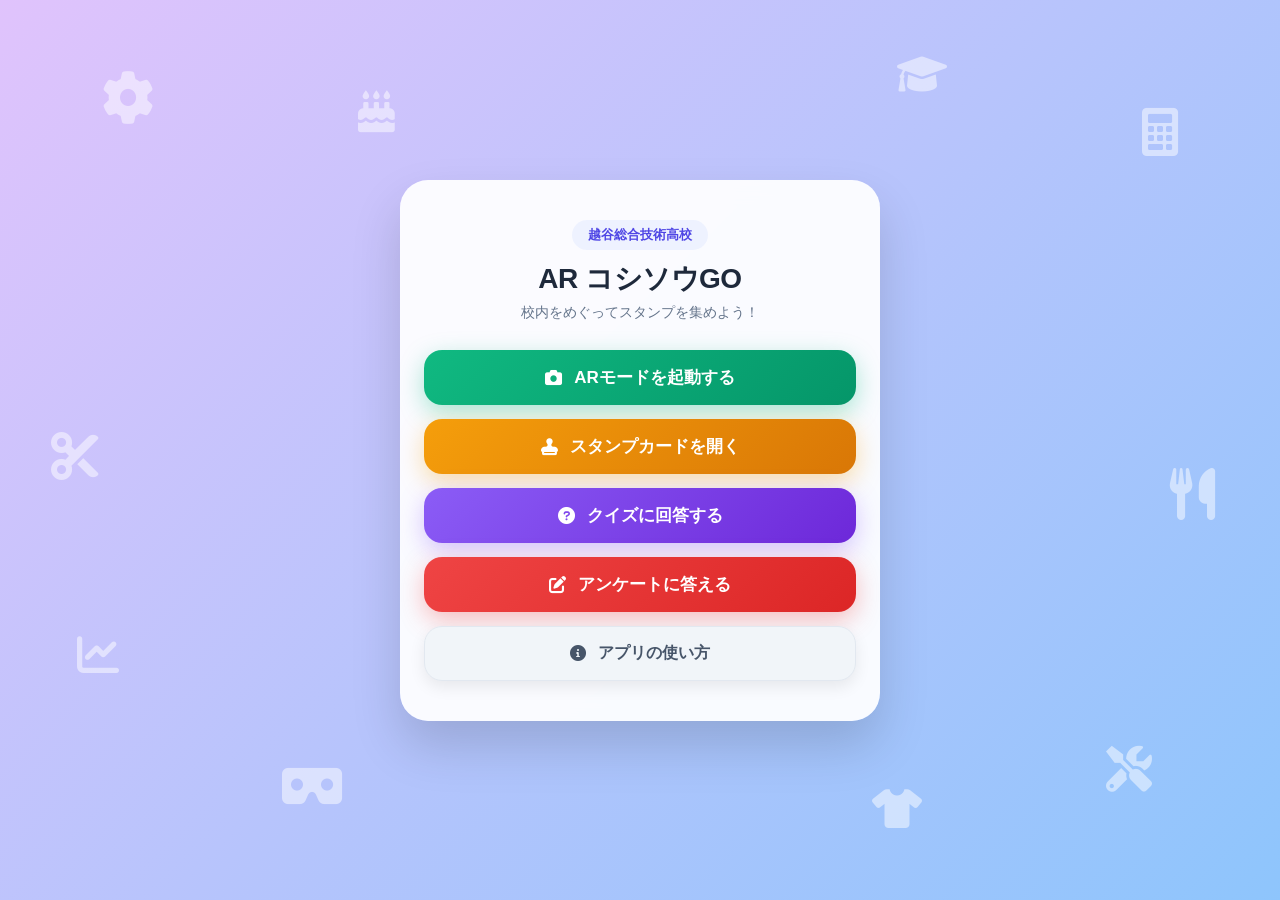
<file: index.html>
<!DOCTYPE html>
<html lang="ja">
<head>
    <meta charset="UTF-8">
    <meta name="viewport" content="width=device-width, initial-scale=1.0">
    <title>越総 ARナビ</title>
    <link href="https://cdnjs.cloudflare.com/ajax/libs/font-awesome/6.0.0/css/all.min.css" rel="stylesheet">
    <style>
        /* 全体のベーススタイル */
        * {
            box-sizing: border-box;
            margin: 0;
            padding: 0;
            font-family: 'Helvetica Neue', Arial, 'Hiragino Kaku Gothic ProN', 'Hiragino Sans', Meiryo, sans-serif;
        }

        body {
            background: linear-gradient(135deg, #e0c3fc 0%, #8ec5fc 100%);
            min-height: 100vh;
            display: flex;
            justify-content: center;
            align-items: center;
            padding: 24px 16px;
            position: relative;
            /* 画面からあふれた時にスクロールできるように変更 */
            overflow-x: hidden;
            overflow-y: auto;
        }

        /* 余白を埋める浮遊背景パーツ */
        .bg-decorations {
            position: fixed; /* スクロールしても背景要素がずれないように fixed に変更 */
            top: 0;
            left: 0;
            width: 100%;
            height: 100%;
            pointer-events: none;
            z-index: 0;
        }

        .decor-item {
            position: absolute;
            color: rgba(255, 255, 255, 0.5);
            animation: float 6s ease-in-out infinite alternate;
        }

        /* アイコン配置 */
        .item-kougyou1 { top: 8%; left: 8%; animation-delay: 0s; font-size: 52px; }
        .item-kougyou2 { bottom: 12%; right: 10%; animation-delay: 2s; font-size: 46px; }
        .item-shougyou1 { top: 12%; right: 8%; animation-delay: 1s; font-size: 48px; }
        .item-shougyou2 { bottom: 25%; left: 6%; animation-delay: 3s; font-size: 42px; }
        .item-fukushoku1 { top: 48%; left: 4%; animation-delay: 1.5s; font-size: 48px; }
        .item-fukushoku2 { bottom: 8%; right: 28%; animation-delay: 0.5s; font-size: 40px; }
        .item-shokumotsu1 { top: 52%; right: 5%; animation-delay: 2.5s; font-size: 52px; }
        .item-shokumotsu2 { top: 10%; left: 28%; animation-delay: 1.8s; font-size: 42px; }
        .item-ar1 { bottom: 10%; left: 22%; animation-delay: 0.8s; font-size: 48px; }
        .item-ar2 { top: 6%; right: 26%; animation-delay: 2.2s; font-size: 40px; }

        @keyframes float {
            0% { transform: translateY(0px) rotate(0deg); }
            100% { transform: translateY(-22px) rotate(12deg); }
        }

        /* メインのカード型容器 */
        .app-card {
            position: relative;
            z-index: 1;
            background: rgba(255, 255, 255, 0.93);
            backdrop-filter: blur(10px);
            border-radius: 28px;
            padding: 40px 24px;
            width: 100%;
            max-width: 480px;
            box-shadow: 0 25px 50px rgba(0, 0, 0, 0.15);
            text-align: center;
            margin: auto 0; /* 上下中央寄せをスクロール時も維持 */
        }

        /* ヘッダー部分 */
        .app-header {
            margin-bottom: 28px;
        }

        .app-badge {
            display: inline-block;
            background: #eef2ff;
            color: #4f46e5;
            font-size: 13px;
            font-weight: bold;
            padding: 6px 16px;
            border-radius: 20px;
            margin-bottom: 10px;
        }

        .app-title {
            font-size: 28px;
            color: #1e293b;
            font-weight: 800;
            letter-spacing: -0.5px;
        }

        .app-subtitle {
            font-size: 14px;
            color: #64748b;
            margin-top: 6px;
        }

        /* メインボタンエリア */
        .btn-group {
            display: flex;
            flex-direction: column;
            gap: 14px;
        }

        /* 共通ボタン基本設定 */
        .btn {
            display: flex;
            align-items: center;
            justify-content: center;
            gap: 12px;
            width: 100%;
            padding: 16px 20px;
            font-size: 17px;
            font-weight: 700;
            border: none;
            border-radius: 18px;
            text-decoration: none;
            cursor: pointer;
            transition: all 0.2s ease;
            box-shadow: 0 6px 16px rgba(0, 0, 0, 0.08);
        }

        .btn:active {
            transform: scale(0.98);
        }

        /* 各ボタンの色定義 */
        .btn-ar {
            background: linear-gradient(135deg, #10b981, #059669);
            color: white;
            box-shadow: 0 8px 24px rgba(16, 185, 129, 0.35);
        }

        .btn-stamp {
            background: linear-gradient(135deg, #f59e0b, #d97706);
            color: white;
            box-shadow: 0 8px 24px rgba(245, 158, 11, 0.35);
        }

        .btn-quiz {
            background: linear-gradient(135deg, #8b5cf6, #6d28d9);
            color: white;
            box-shadow: 0 8px 24px rgba(139, 92, 246, 0.35);
        }

        .btn-survey {
            background: linear-gradient(135deg, #ef4444, #dc2626);
            color: white;
            box-shadow: 0 8px 24px rgba(239, 68, 68, 0.35);
        }

        .btn-usage {
            background: #f1f5f9;
            color: #475569;
            border: 1px solid #e2e8f0;
            font-size: 16px;
        }

        .btn-usage:hover {
            background: #e2e8f0;
        }

        /* アプリの使い方 */
        .guide-box {
            display: none;
            margin-top: 18px;
            background: #f8fafc;
            border: 1px solid #e2e8f0;
            border-radius: 18px;
            padding: 18px;
            text-align: left;
            font-size: 14px;
            color: #334155;
            line-height: 1.6;
        }

        .guide-box h4 {
            color: #0f172a;
            font-size: 15px;
            margin-bottom: 8px;
            display: flex;
            align-items: center;
            gap: 6px;
        }

        .guide-box ol {
            padding-left: 20px;
        }

        .guide-box li {
            margin-bottom: 6px;
        }
    </style>
</head>
<body>

    <div class="bg-decorations">
        <i class="fa-solid fa-gear decor-item item-kougyou1"></i>
        <i class="fa-solid fa-screwdriver-wrench decor-item item-kougyou2"></i>
        <i class="fa-solid fa-calculator decor-item item-shougyou1"></i>
        <i class="fa-solid fa-chart-line decor-item item-shougyou2"></i>
        <i class="fa-solid fa-scissors decor-item item-fukushoku1"></i>
        <i class="fa-solid fa-shirt decor-item item-fukushoku2"></i>
        <i class="fa-solid fa-utensils decor-item item-shokumotsu1"></i>
        <i class="fa-solid fa-cake-candles decor-item item-shokumotsu2"></i>
        <i class="fa-solid fa-vr-cardboard decor-item item-ar1"></i>
        <i class="fa-solid fa-graduation-cap decor-item item-ar2"></i>
    </div>
    
    <div class="app-card">
        <div class="app-header">
            <span class="app-badge">越谷総合技術高校</span>
            <h1 class="app-title">AR コシソウGO</h1>
            <p class="app-subtitle">校内をめぐってスタンプを集めよう！</p>
        </div>

        <div class="btn-group">
            <a href="./videoMaya.html" class="btn btn-ar">
                <i class="fa-solid fa-camera"></i>
                ARモードを起動する
            </a>

            <a href="./map.html" class="btn btn-stamp">
                <i class="fa-solid fa-stamp"></i>
                スタンプカードを開く
            </a>

            <a href="./form.html" class="btn btn-quiz">
                <i class="fa-solid fa-circle-question"></i>
                クイズに回答する
            </a>

            <a href="https://forms.gle/NvS4azoim9Pduo2w6" class="btn btn-survey">
                <i class="fa-solid fa-pen-to-square"></i>
                アンケートに答える
            </a>

            <button type="button" class="btn btn-usage" id="toggleGuide">
                <i class="fa-solid fa-circle-info"></i>
                アプリの使い方
            </button>
        </div>

        <div class="guide-box" id="guideBox">
            <h4><i class="fa-solid fa-circle-info" style="color: #3b82f6;"></i> アプリのあそびかた</h4>
            <ol>
                <li><strong>「ARモードを起動」</strong>を押してカメラを許可します。</li>
                <li><strong>スタンプカード</strong>のマップからARマーカーの位置を探します。</li>
                <li>校内にある<strong>ARマーカー</strong>を読み取った後「3D体験画面へ移動」、対象となるものを探しカメラをかざします。</li>
                <li>読み取ったらスタンプを押し、校内をめぐって<strong>スタンプコンプリート</strong>を目指しましょう。</li>
                <li>ARとは別に校内を使った<strong>クイズ</strong>があります。ぜひ全問正解を目指して頑張ってください。</li>
                <li>スタンプが全部押せたら<strong>景品を受け取れます。</strong>先着30名様(1端末1つ)に3-2でお配りしています。3-2の生徒に声をかけてください。</li>
                <li>※全て見つけたのにスタンプが押せないなどの不具合があった場合は<strong>アンケート終了画面</strong>を提示していただければ景品を差し上げる場合がございます。</li>
            </ol>
        </div>
    </div>

    <script>
        const toggleBtn = document.getElementById('toggleGuide');
        const guideBox = document.getElementById('guideBox');

        toggleBtn.addEventListener('click', () => {
            if (guideBox.style.display === 'block') {
                guideBox.style.display = 'none';
            } else {
                guideBox.style.display = 'block';
            }
        });
    </script>
</body>
</html>
</file>
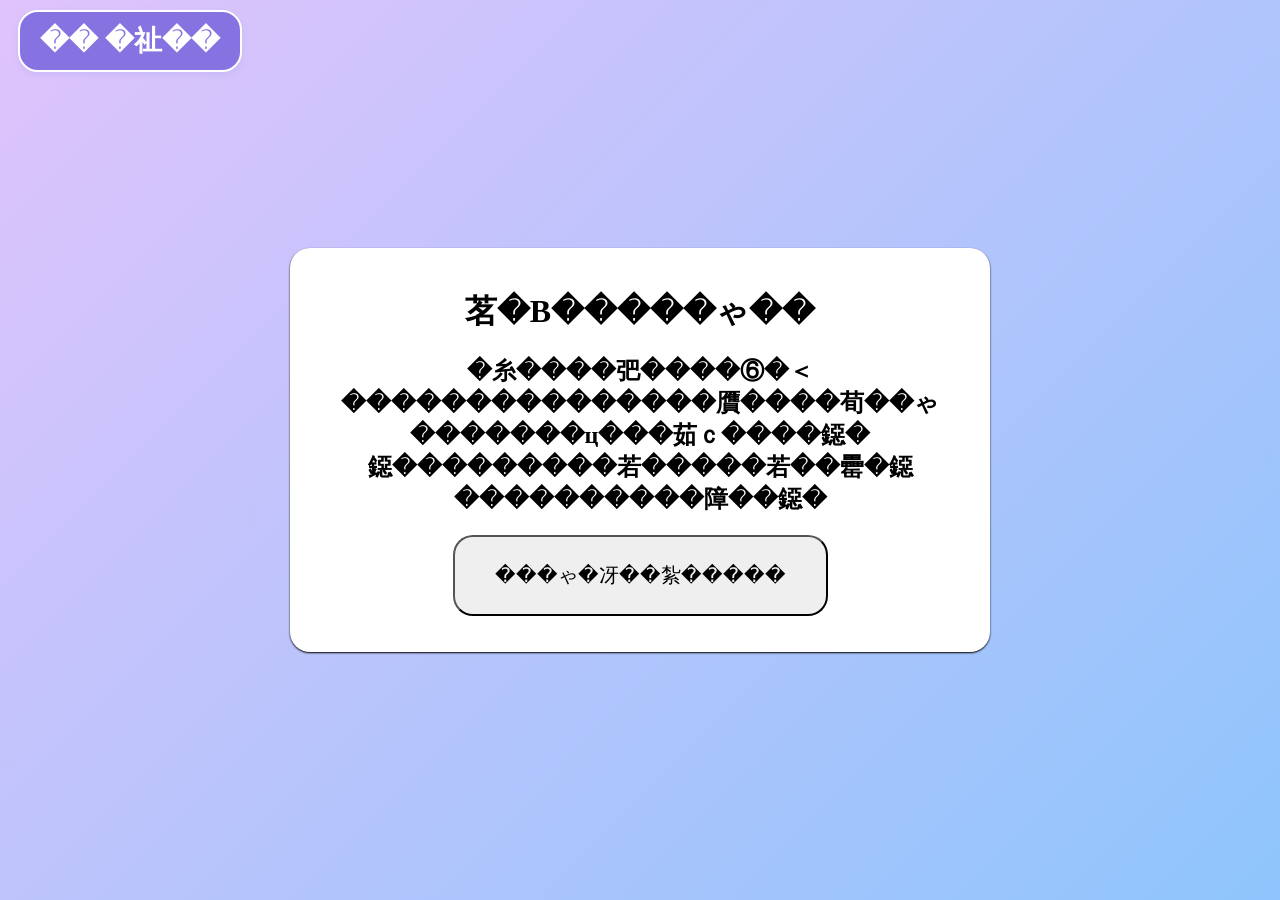
<file: form.html>
<html> 
<head>
    <meta name="viewport" content="width=device-width, initial-scale=1.0">
	<meta http-equiv="Content-Type" content="text/html:charset=EUC-JP">
    <title>クイズ</title>
    <style>

        .back-btn {
            position: fixed;
             top: 10px;
            left: 18px;

            padding: 10px 20px;

            background-color: #8672e0;
            color: white;

            font-size: 28px;
            font-weight: bold;

            text-decoration: none;

            border: 2px solid white;
            border-radius: 20px;

            box-shadow: 0 3px 6px rgba(164, 165, 243, 0.3);
        }
        .next-btn{
            border-radius: 20px;
            padding: 25px 40px;
            text-decoration: none;
            font-size: 20px;
        }
        body {
            
            text-align: center;
            min-height: 100vh;
            margin: 0;
            background: linear-gradient(135deg, #e0c3fc 0%, #8ec5fc 100%);
            min-height: 100vh;
            display: flex;
            justify-content: center;
            align-items: center;
        }
        .box {
            background-color: white;
            border-radius: 20px;
            padding: 20px;
            width: 80%;
            max-width: 700px;
            margin: 30px auto;
            box-sizing: border-box;
            box-shadow: 0 1px 2px black;
        }
        /* スマホ向けのサイズ調整 */
        @media (max-width: 600px) {
          body {
            font-size: 16px;
          }

          h1 {
            font-size: 24px;
          }

          p {
          font-size: 16px;
          line-height: 1.5;
          }

          button {
          font-size: 18px;
          padding: 10px 16px;
          min-height: 44px;
          }

          a {
            font-size: 16px;
          }
        }
    </style>

</head>
<body style="margin: 0px; overflow: hidden;">
    <div class="box">
    <h1>謎解きクイズ</h1>
    <h2>画像を頼りに学校のどこかにある場所を見つけそこで謎を解こう！<br>１問目はホームルーム棟１階にあります！
    </h2>
    <form action="quiz.html">
    <button type="submit" class="next-btn">クイズを始める</button>
    </form>
    </div>
    <a href="index.html" class="back-btn">← 戻る</a>
</body>
</html>
</file>
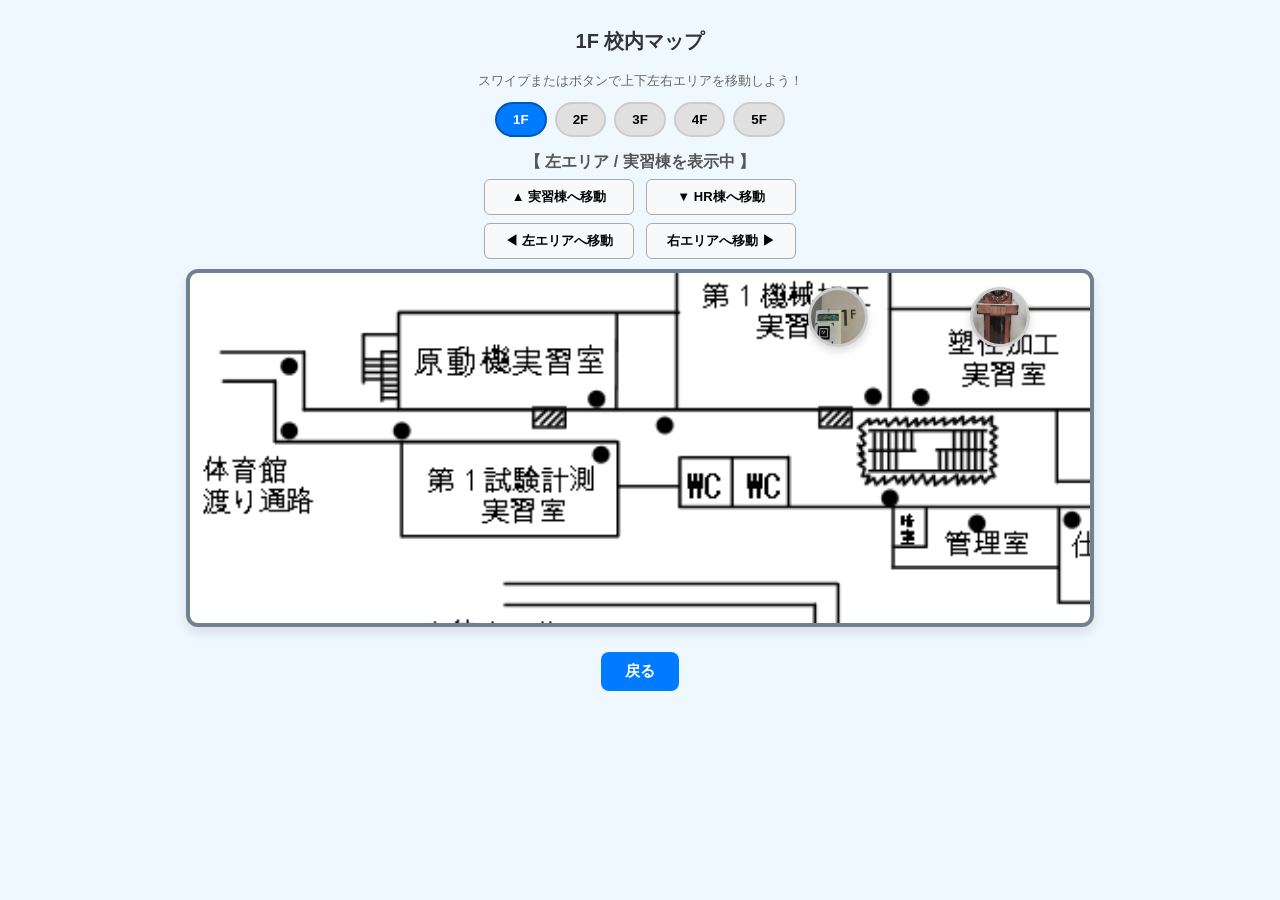
<file: map.html>
<!DOCTYPE html>
<html lang="ja">
<head>
    <meta charset="UTF-8">
    <meta name="viewport" content="width=device-width, initial-scale=1.0">
    <title>ARスタンプラリー - 校内マップ</title>
    
    <link rel="stylesheet" href="map.css?v=5">
</head>
<body>

    <!-- ヘッダーエリア（右上ミニサムネイルバッジ） -->
    <div class="header-container">
        <h1 id="floorTitle">1F 校内マップ</h1>
        <!-- 右上に表示されるカードのミニサムネイル -->
        <div id="completeBadge" class="complete-badge-thumb" onclick="openCompleteModal()" style="display: none;">
            <img src="校内画像/card.png" alt="Card Thumb" class="badge-img">
        </div>
    </div>    
    <p>スワイプまたはボタンで上下左右エリアを移動しよう！</p>

    <!-- 階数切り替えボタン -->
    <div class="floor-selector">
        <button class="floor-btn active" onclick="switchFloor(1)">1F</button>
        <button class="floor-btn" onclick="switchFloor(2)">2F</button>
        <button class="floor-btn" onclick="switchFloor(3)">3F</button>
        <button class="floor-btn" onclick="switchFloor(4)">4F</button>
        <button class="floor-btn" onclick="switchFloor(5)">5F</button>
    </div>

    <!-- 上下左右エリア切替インジケーター & ボタン -->
    <div class="area-control">
        <div id="areaLabel" class="area-indicator">【 左エリア / 実習棟を表示中 】</div>
        
        <div class="area-btn-group">
            <button class="area-btn btn-up" onclick="setYAreaView(false)">▲ 実習棟へ移動</button>
            <button class="area-btn btn-down" onclick="setYAreaView(true)">▼ HR棟へ移動</button>
            <button class="area-btn btn-left" onclick="setXAreaView(false)">◀ 左エリアへ移動</button>
            <button class="area-btn btn-right" onclick="setXAreaView(true)">右エリアへ移動 ▶</button>
        </div>
    </div>

    <!-- 全体マップエリア -->
    <div id="mapContainer" class="map-container floor-1f">
        <div class="map-content">
            <img id="mapImage" src="マップ画像/１F文字入り.png" alt="平面図" class="map-image">

            <div class="map-overlay">
                <!-- 1Fのピン群 -->
                <div id="floor-1" class="floor-layer active">
                    <div id="stamp-a" class="stamp" style="top: 17%; left: 36%;" onclick="openModal('a')"></div>
                    <div id="stamp-b" class="stamp" style="top: 17%; left: 45%;" onclick="openModal('b')"></div>
                </div>

                <!-- 2Fのピン群 -->
                <div id="floor-2" class="floor-layer">
                    <div id="stamp-c" class="stamp" style="top: 15%; left: 34%;" onclick="openModal('c')"></div>
                    <div id="stamp-d" class="stamp" style="top: 19%; left: 73%;" onclick="openModal('d')"></div>
                </div>

                <!-- 3Fのピン群 -->
                <div id="floor-3" class="floor-layer">
                    <div id="stamp-e" class="stamp" style="top: 27%; left: 38%;" onclick="openModal('e')"></div>
                    <div id="stamp-f" class="stamp" style="top: 25%; left: 56%;" onclick="openModal('f')"></div>
                </div>

                <!-- 4Fのピン群 -->
                <div id="floor-4" class="floor-layer">
                    <div id="stamp-g" class="stamp" style="top: 15%; left: 39%;" onclick="openModal('g')"></div>
                    <div id="stamp-h" class="stamp" style="top: 3%; left: 55%;" onclick="openModal('h')"></div>
                </div>

                <!-- 5Fのピン群 -->
                <div id="floor-5" class="floor-layer">
                    <div id="stamp-i" class="stamp" style="top: 19%; left: 38%;" onclick="openModal('i')"></div>
                    <div id="stamp-j" class="stamp" style="top: 14%; left: 55%;" onclick="openModal('j')"></div>
                </div>
            </div>
        </div>
    </div>

    <!-- 戻るボタン -->
    <div>
        <a href="index.html" class="btn-back">戻る</a>
    </div>

    <!-- スタンプ詳細モーダル -->
    <div id="stampModal" class="stamp-modal-overlay">
        <div class="stamp-modal-card">
            <div class="modal-close-btn" onclick="closeModal()">×</div>
            <div id="modalTitle" class="modal-title">スポット</div>
            <div id="modalDesc" class="modal-desc">スタンプを3秒長押ししてGETしよう！</div>

            <div class="stamp-stage">
                <div id="modalStampSpot" class="modal-stamp-spot">未獲得</div>
                <div id="stampTool" class="stamp-tool"></div>
                <svg class="progress-ring" id="progressRing">
                    <circle id="progressCircle" cx="90" cy="90" r="72"></circle>
                </svg>
            </div>
        </div>
    </div>

    <!-- コンプリート表示ポップアップ -->
    <div id="completeModal" class="complete-modal-overlay">
        <div class="complete-modal-card">
            <div class="modal-close-btn" onclick="closeCompleteModal()">×</div>
            
            <div class="complete-illustration-single">
                <img src="校内画像/card.png" alt="コンプリートカード" class="complete-main-img">
            </div>

            <button class="btn-complete-close" onclick="closeCompleteModal()">閉じる</button>
        </div>
    </div>

    <script>
        const allStamps = ['a', 'b', 'c', 'd', 'e', 'f', 'g', 'h', 'i', 'j'];

        const stampImages = {
            'a': '校内画像/1f3.jpg',
            'b': '校内画像/時計.jpg',
            'c': '校内画像/2f3.jpg',
            'd': '校内画像/食物調理科２.jpg',
            'e': '校内画像/3f3.jpg',
            'f': '校内画像/服飾デザイン2.jpg',
            'g': '校内画像/4f2.jpg',
            'h': '校内画像/pit1.jpg',
            'i': '校内画像/5f(2).jpg',
            'j': '校内画像/流通経済2.jpg'
        };

        const spotNames = {
            'a': '1F スポットA', 'b': '1F スポットB',
            'c': '2F スポットC', 'd': '2F スポットD',
            'e': '3F スポットE', 'f': '3F スポットF',
            'g': '4F スポットG', 'h': '4F スポットH',
            'i': '5F スポットI', 'j': '5F スポットJ'
        };

        window.onload = function() {
            refreshMapStamps();
            setup2DSwipe();
            checkCompletionStatus();
        };

        function checkCompletionStatus() {
            const isCompleted = localStorage.getItem('stamp-complete-flag') === '1';
            const badge = document.getElementById('completeBadge');
            
            if (isCompleted && badge) {
                badge.style.display = 'inline-block';
            }
        }

        function openCompleteModal() {
            document.getElementById('completeModal').style.display = 'flex';
        }

        function closeCompleteModal() {
            document.getElementById('completeModal').style.display = 'none';
        }

        let isBottomView = false;
        let isRightView = false;

        function updateAreaView() {
            const container = document.getElementById('mapContainer');
            const label = document.getElementById('areaLabel');

            if (isBottomView) container.classList.add('view-bottom');
            else container.classList.remove('view-bottom');

            if (isRightView) container.classList.add('view-right');
            else container.classList.remove('view-right');

            const xText = isRightView ? '右エリア' : '左エリア';
            const yText = isBottomView ? 'HR棟' : '実習棟';

            if (container.classList.contains('floor-5f')) {
                label.textContent = `【 ${xText}を表示中 】`;
            } else {
                label.textContent = `【 ${xText} / ${yText}を表示中 】`;
            }
        }

        function setYAreaView(toBottom) {
            isBottomView = toBottom;
            updateAreaView();
        }

        function setXAreaView(toRight) {
            isRightView = toRight;
            updateAreaView();
        }

        function setup2DSwipe() {
            let touchStartX = 0, touchStartY = 0;
            let touchEndX = 0, touchEndY = 0;
            const container = document.getElementById('mapContainer');

            container.addEventListener('touchstart', e => {
                touchStartX = e.changedTouches[0].screenX;
                touchStartY = e.changedTouches[0].screenY;
            }, { passive: true });

            container.addEventListener('touchend', e => {
                touchEndX = e.changedTouches[0].screenX;
                touchEndY = e.changedTouches[0].screenY;
                handleSwipe();
            }, { passive: true });

            function handleSwipe() {
                const diffX = touchEndX - touchStartX;
                const diffY = touchEndY - touchStartY;
                const swipeThreshold = 30;

                if (Math.abs(diffY) > Math.abs(diffX)) {
                    if (diffY < -swipeThreshold) setYAreaView(true);
                    if (diffY > swipeThreshold)  setYAreaView(false);
                } 
                else {
                    if (diffX < -swipeThreshold) setXAreaView(true);
                    if (diffX > swipeThreshold)  setXAreaView(false);
                }
            }
        }

        function switchFloor(floorNum) {
            document.getElementById('floorTitle').textContent = `${floorNum}F 校内マップ`;

            const numKanji = ["０", "１", "２", "３", "４", "５"];
            document.getElementById('mapImage').src = `マップ画像/${numKanji[floorNum]}F文字入り.png`;

            const buttons = document.querySelectorAll('.floor-btn');
            buttons.forEach((btn, idx) => {
                if (idx + 1 === floorNum) btn.classList.add('active');
                else btn.classList.remove('active');
            });

            for (let i = 1; i <= 5; i++) {
                const layer = document.getElementById(`floor-${i}`);
                if (layer) {
                    if (i === floorNum) layer.classList.add('active');
                    else layer.classList.remove('active');
                }
            }

            const container = document.getElementById('mapContainer');
            container.classList.remove('floor-1f', 'floor-2f', 'floor-3f', 'floor-4f', 'floor-5f');
            container.classList.add(`floor-${floorNum}f`);

            isBottomView = false;
            isRightView = false;
            updateAreaView();
        }

function refreshMapStamps() {
    allStamps.forEach(id => {
        const el = document.getElementById(`stamp-${id}`);
        if (!el) return;

        const isDone = localStorage.getItem(`stamp-${id}-done`) === '1';
        const isReady = localStorage.getItem(`stamp-${id}-flag`) === '1';
        const imgUrl = stampImages[id];

        if (isDone) {
            // ★ 獲得済みは 肉球スタンプ（校内画像/完了スタンプ.png）を表示
            el.style.backgroundImage = "url('校内画像/完了スタンプ.png')";
            el.style.backgroundSize = 'contain';
            el.style.backgroundPosition = 'center';
            el.style.backgroundRepeat = 'no-repeat';
            el.classList.remove("ready");
            el.classList.add("active");
            el.innerHTML = "";
        } else if (isReady) {
            if (imgUrl) {
                el.style.backgroundImage = `url('${imgUrl}')`;
                el.style.backgroundSize = 'cover';
                el.style.backgroundPosition = 'center';
            }
            el.classList.remove("active");
            el.classList.add("ready");
            el.innerHTML = "";
        } else {
            if (imgUrl) {
                el.style.backgroundImage = `url('${imgUrl}')`;
                el.style.backgroundSize = 'cover';
                el.style.backgroundPosition = 'center';
            } else {
                el.style.backgroundImage = "none";
            }
            el.classList.remove("ready", "active");
        }
    });
}
        let currentStampKey = '';
        let progressInterval = null;
        let holdDuration = 0;
        const REQUIRED_TIME = 3000; 
        const CIRCLE_CIRCUMFERENCE = 452;

        const modal = document.getElementById('stampModal');
        const modalTitle = document.getElementById('modalTitle');
        const modalDesc = document.getElementById('modalDesc');
        const modalSpot = document.getElementById('modalStampSpot');
        const stampTool = document.getElementById('stampTool');
        const progressRing = document.getElementById('progressRing');
        const progressCircle = document.getElementById('progressCircle');

function openModal(typeKey) {
    currentStampKey = typeKey;
    modalTitle.textContent = spotNames[typeKey] || `スポット ${typeKey.toUpperCase()}`;
    modal.style.display = 'flex';

    const isDone = localStorage.getItem(`stamp-${typeKey}-done`) === '1';
    const isReady = localStorage.getItem(`stamp-${typeKey}-flag`) === '1';
    const imgUrl = stampImages[typeKey];

    modalSpot.className = 'modal-stamp-spot';
    modalSpot.style.animation = 'none';
    stampTool.style.display = 'none';
    stampTool.style.transform = 'none';
    stampTool.style.opacity = '1';
    progressRing.style.display = 'none';
    progressCircle.style.strokeDashoffset = CIRCLE_CIRCUMFERENCE;

    // ★ 毎回モーダルを開く際に文字テキストをクリアする（ここを追加）
    modalSpot.innerHTML = '';

    if (isDone) {
        // ★ 獲得済みは 肉球スタンプ（校内画像/完了スタンプ.png）を表示
        modalSpot.style.backgroundImage = "url('校内画像/完了スタンプ.png')";
        modalSpot.style.backgroundSize = 'contain';
        modalSpot.style.backgroundPosition = 'center';
        modalSpot.style.backgroundRepeat = 'no-repeat';
        modalSpot.classList.add('active');
        modalDesc.textContent = 'スタンプ獲得済みです！';
    } else if (isReady) {
        if (imgUrl) {
            modalSpot.style.backgroundImage = `url('${imgUrl}')`;
            modalSpot.style.backgroundSize = 'cover';
            modalSpot.style.backgroundPosition = 'center';
        }
        modalSpot.classList.add('ready');
        modalDesc.textContent = 'スタンプを3秒長押ししてGETしよう！';
        stampTool.style.display = 'flex';
        progressRing.style.display = 'block';
    } else {
        if (imgUrl) {
            modalSpot.style.backgroundImage = `url('${imgUrl}')`;
            modalSpot.style.backgroundSize = 'cover';
            modalSpot.style.backgroundPosition = 'center';
        } else {
            modalSpot.style.backgroundImage = 'none';
            // ★ imgUrl が指定されていない場合のみ「未獲得」テキストをセット
            modalSpot.innerHTML = '未獲得';
        }
        modalDesc.textContent = 'ARマーカーを読み取ると押せるようになります。';
    }
}
        function closeModal() {
            modal.style.display = 'none';
            resetPressing();
        }

        modalSpot.addEventListener('pointerdown', startPress);
        window.addEventListener('pointerup', cancelPress);
        window.addEventListener('pointercancel', cancelPress);

        function startPress(e) {
            if (!modalSpot.classList.contains('ready')) return;

            e.preventDefault();
            holdDuration = 0;
            modalSpot.classList.add('pressing');

            progressCircle.style.strokeDashoffset = CIRCLE_CIRCUMFERENCE;

            progressInterval = setInterval(() => {
                holdDuration += 100;
                let offset = CIRCLE_CIRCUMFERENCE - (CIRCLE_CIRCUMFERENCE * (holdDuration / REQUIRED_TIME));
                progressCircle.style.strokeDashoffset = Math.max(0, offset);

                if (holdDuration >= REQUIRED_TIME) {
                    completeStamp();
                }
            }, 100);
        }

        function cancelPress() {
            if (holdDuration < REQUIRED_TIME) resetPressing();
        }

        function resetPressing() {
            clearInterval(progressInterval);
            modalSpot.classList.remove('pressing');
            progressCircle.style.strokeDashoffset = CIRCLE_CIRCUMFERENCE;
            holdDuration = 0;
        }

        function completeStamp() {
            resetPressing();

            stampTool.style.transform = 'translate(-45px, 45px) scale(1.2)';

            setTimeout(() => {
                modalSpot.classList.remove('ready');
                modalSpot.classList.add('active');

                modalSpot.style.animation = 'popImpact 0.4s ease-out';
                modalDesc.textContent = 'スタンプを獲得しました！';
                stampTool.style.opacity = '0';
                progressRing.style.display = 'none';

                localStorage.setItem(`stamp-${currentStampKey}-done`, '1');
                refreshMapStamps();

                const doneCount = allStamps.filter(id => localStorage.getItem(`stamp-${id}-done`) === '1').length;
                
                if (doneCount === 10) {
                    localStorage.setItem('stamp-complete-flag', '1');
                    checkCompletionStatus();
                    
                    setTimeout(() => {
                        closeModal();
                        openCompleteModal();
                    }, 800);
                }
            }, 300);
        }
    </script>
</body>
</html>
</file>
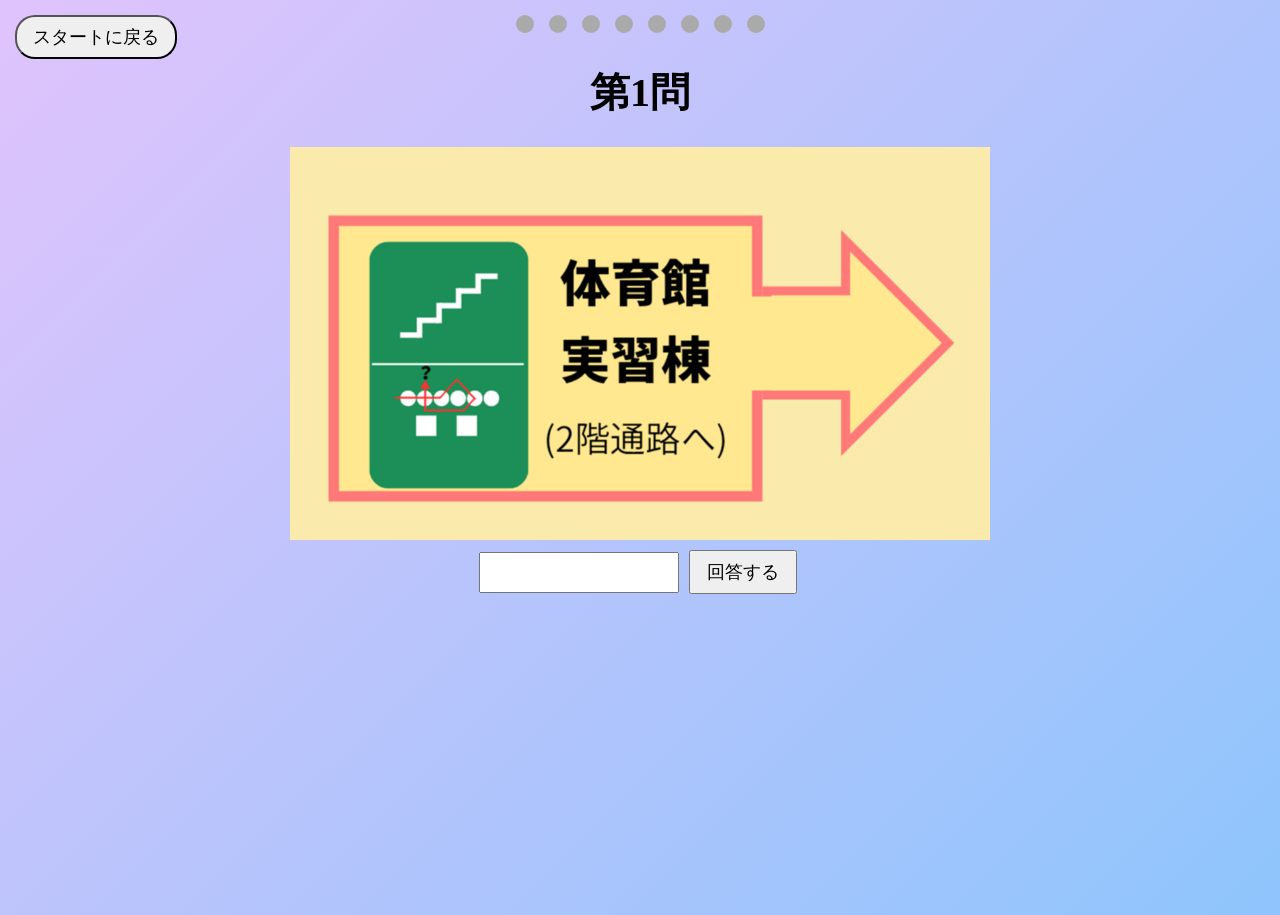
<file: quiz.html>
<!DOCTYPE html>
<html lang="ja">
<head>
<meta charset="UTF-8">
<meta name="viewport" content="width=device-width,initial-scale=1">
<title>クイズ</title>
<style>
body{
text-align:center;margin:0;min-height:100vh;
background:linear-gradient(135deg,#e0c3fc,#8ec5fc);
font-size:20px;
}
button{font-size:18px;padding:8px 16px;margin:5px}
#startButton{
position:fixed;top:10px;left:10px;border-radius:20px
}
.answer{
font-size:18px;padding:8px;width:200px;
box-sizing:border-box
}
#progress{margin:15px}
.circle{
display:inline-block;width:18px;height:18px;
border-radius:50%;background:#aaa;margin:0 5px
}
.circle.correct{background:green}
.circle.incorrect{background:red}
#quiz1Image{width:min(700px,90vw)}
#quiz2Area{
position:relative;display:inline-block;max-width:100vw
}
#quiz2Image{
width:min(996px,100vw);display:block
}
#canvas{
position:absolute;left:0;top:0;
width:100%;height:100%;touch-action:none
}
#quiz3Image{width:min(850px,90vw)}
#quiz4Image{width:min(1000px,90vw)}
#quiz5Image{width:min(1000px,90vw)}
#quiz6Image,#quiz7Image,#quiz8Image{
width:min(1000px,90vw)
}

.clue-card {
  border: 2px solid #d8c8e8;
  border-radius: 15px;
  background: white;
  padding: 15px;
  margin: 15px auto;
  width: 90%;
  max-width: 600px;
  box-sizing: border-box;
  overflow-wrap: anywhere;
}

.clue-card img {
  display: block;
  width: 100%;
  max-width: 450px;
  height: auto;
  margin: 10px auto;
}

.clue-card p {
  line-height: 1.7;
}

#clueList {
  width: 100%;
  box-sizing: border-box;
  padding: 10px;
}

#clueList h2 {
  text-align: center;
}

/* スマホ向けのサイズ調整 */
@media (max-width: 600px) {
  body {
    padding-top: 70px;
    box-sizing: border-box;
    font-size: 16px;
  }

  h1 {
    font-size: 24px;
  }

  button {
    font-size: 16px;
    padding: 8px 12px;
    min-height: 40px;
  }

  input {
    font-size: 16px;
    padding: 6px;
    max-width: 90%;
    box-sizing: border-box;
  }

  .answer {
    width: 75%;
    max-width: 350px;
  }

  .back-btn {
    font-size: 18px;
    padding: 10px 14px;
  }
  #startButton {
    position: absolute;
    top: 10px;
    left: 10px;
    font-size: 14px;
    padding: 6px 10px;

  }
}
#setumei{white-space:pre-line}
</style>
</head>
<body>

<button id="startButton" onclick="saveData();location.href='form.html'">
スタートに戻る
</button>

<div id="progress">
<span class="circle"></span>
<span class="circle"></span>
<span class="circle"></span>
<span class="circle"></span>
<span class="circle"></span>
<span class="circle"></span>
<span class="circle"></span>
<span class="circle"></span>
</div>

<h1 id="questionNumber">第1問</h1>

<div id="q1">
<img id="quiz1Image" src="クイズ資料/quiz1.png" alt="第1問">
<br>
<input class="answer" id="answer1" type="text">
<button onclick="checkQ1()">回答する</button>
</div>

<div id="q2" style="display:none">
<div id="quiz2Area">
<img id="quiz2Image" src="クイズ資料/quiz2.png" alt="第2問">
<canvas id="canvas"></canvas>
</div>
<div>
<input class="answer" id="answer2" type="text">
<br>
<button onclick="checkQ2()">回答する</button>
<button onclick="retryQ2()">やり直す</button>
</div>
</div>

<div id="q3" style="display:none">
<img id="quiz3Image" src="クイズ資料/quiz3.png" alt="第3問">
<br>
<input class="answer" id="answer3" type="text">
<button onclick="checkQ3()">回答する</button>
</div>

<div id="q4" style="display:none">
<img id="quiz4Image" src="クイズ資料/quiz4.png" alt="第4問">
<br>
<input class="answer" id="answer4" type="text">
<button onclick="checkQ4()">回答する</button>
</div>

<div id="q5" style="display:none">
<img id="quiz5Image" src="クイズ資料/quiz5.png" alt="第5問">
<br>
<input class="answer" id="answer5" type="text">
<button onclick="checkQ5()">回答する</button>
</div>

<div id="q6" style="display:none">
<img id="quiz6Image" src="クイズ資料/quiz6.png" alt="第6問">
<br>
<input class="answer" id="answer6" type="text">
<button onclick="checkQ6()">回答する</button>
</div>

<div id="q7" style="display:none">
<img id="quiz7Image" src="クイズ資料/quiz7.png" alt="第7問">
<br>
<input class="answer" id="answer7" type="text">
<button onclick="checkQ7()">回答する</button>
</div>

<div id="q8" style="display:none">
<img id="quiz8Image" src="クイズ資料/quiz8.png" alt="第8問">
<br>
<input class="answer" id="answer8" type="text">
<button onclick="checkQ8()">回答する</button>
<br>
<!-- 第2〜7問の手がかりを見るボタン -->
<button type="button" onclick="showClues()">手がかりを確認する</button>
</div>



<!-- 手がかり一覧 -->
<div id="clueList" style="display:none;">
  <h2>手がかり一覧</h2>
  <p>第2問〜第7問の画像・答え・解説を確認しよう！</p>

  <div class="clue-card">
    <h3>第2問</h3>
    <img src="クイズ資料/quiz2.png" alt="第2問の画像">
    <p><strong>答え：調理</strong></p>
    <p>解説：画像のヒントは「はくまいうえのにもじよめ」。集団調理の調理という文字に白米が重なっていて、答えの「調理」につながるよ。</p>
  </div>

  <div class="clue-card">
    <h3>第3問</h3>
    <img src="クイズ資料/quiz3.png" alt="第3問の画像">
    <p><strong>答え：しんかんせん</strong></p>
    <p>解説：画像に書かれたヒントや文字をよく確認してみよう。</p>
  </div>

  <div class="clue-card">
    <h3>第4問</h3>
    <img src="クイズ資料/quiz4.png" alt="第4問の画像">
    <p><strong>答え：おりもの</strong></p>
    <p>解説：廊下にある衣装ケースの中にある衣装の順番に並べ替えよう。</p>
  </div>

  <div class="clue-card">
    <h3>第5問</h3>
    <img src="クイズ資料/quiz5.png" alt="第5問の画像">
    <p><strong>答え：プログラム</strong></p>
    <p>解説：実物のダーツの的にある点数を解いた問題数である、４問で割り切れる場所の文字を並べてみよう。</p>
  </div>

  <div class="clue-card">
    <h3>第6問</h3>
    <img src="クイズ資料/quiz6.png" alt="第6問の画像">
    <p><strong>答え：デジタルデザイン</strong></p>
    <p>解説：ポスターと画像内の「ほし」の例から、５０音順に文字を変えていく。それぞれ対応させてみよう。</p>
  </div>

  <div class="clue-card">
    <h3>第7問</h3>
    <img src="クイズ資料/quiz7.png" alt="第7問の画像">
    <p><strong>答え：パッキング</strong></p>
    <p>解説：1.ハサミ  2.カッターナイフ  3.ホッチキス  4.テープ類  5.穴あけパンチ  6.ワイヤー</p>
  </div>

  <button type="button" onclick="hideClues()">第8問に戻る</button>
</div>


<p id="result"></p>
<p id="setumei"></p>
<div id="navigation"></div>

<script>

function showClues() {
  document.getElementById("q8").style.display = "none";
  document.getElementById("clueList").style.display = "block";
  window.scrollTo(0, 0);
}

function hideClues() {
  document.getElementById("clueList").style.display = "none";
  nextQ(8);
}

let q=Number(localStorage.getItem("quizQ"))||1;
if(q<1||q>8)q=1;

let results=JSON.parse(localStorage.getItem("quizResults")||"null")||[null,null,null,null,null,null,null,null];
let answers=JSON.parse(localStorage.getItem("quizAnswers")||"null")||[];
let submitted=JSON.parse(localStorage.getItem("quizSubmitted")||"null")||[false,false,false,false,false,false,false,false];
let resultTexts=JSON.parse(localStorage.getItem("quizResultTexts")||"null")||["","","","","","","",""];
let explanations=JSON.parse(localStorage.getItem("quizExplanations")||"null")||["","","","","","","",""];

while(results.length<8)results.push(null);
while(answers.length<8)answers.push("");
while(submitted.length<8)submitted.push(false);
while(resultTexts.length<8)resultTexts.push("");
while(explanations.length<8)explanations.push("");

const result=document.getElementById("result");
const setumei=document.getElementById("setumei");
const navigation=document.getElementById("navigation");
const canvas=document.getElementById("canvas");
const ctx=canvas.getContext("2d");

function saveData(){
localStorage.setItem("quizQ",q);
localStorage.setItem("quizResultTexts",JSON.stringify(resultTexts));
localStorage.setItem("quizExplanations",JSON.stringify(explanations));
localStorage.setItem("quizResults",JSON.stringify(results));
localStorage.setItem("quizAnswers",JSON.stringify([
document.getElementById("answer1").value,
document.getElementById("answer2").value,
document.getElementById("answer3").value,
document.getElementById("answer4").value,
document.getElementById("answer5").value,
document.getElementById("answer6").value,
document.getElementById("answer7").value,
document.getElementById("answer8").value
]));
localStorage.setItem("quizSubmitted",JSON.stringify(submitted));
localStorage.setItem("quizResultText",result.textContent);
localStorage.setItem("quizExplanation",setumei.textContent);

if(canvas.width>0&&canvas.height>0){
localStorage.setItem("quizCanvas",canvas.toDataURL());
}
}

function checkQ1(){
let a=document.getElementById("answer1").value;

if(a==="start" || a==="START" || a==="スタート"){
result.textContent="正解！";
setumei.textContent="正解は「start」です。\nここから謎解きクイズスタートです！\n矢印通りに階段を上り２階についたら右に曲がり直進してください。\n実習等２階の謎を解きましょう。";
setResult(true);
}else{
result.textContent="不正解……";
setumei.textContent="正解は「start」です。\nここから謎解きクイズスタートです！\n矢印通りに階段を上り２階についたら右に曲がり直進してください。\n実習等２階の謎を解きましょう。";
setResult(false);
}

navigation.innerHTML='<button onclick="nextQ(2)">次の問題</button>';
navigation.style.display="block";
saveData();
}

function checkQ2(){
let a=document.getElementById("answer2").value;

if(a==="調理" || a==="ちょうり" || a==="チョウリ"){
result.textContent="正解！";
setumei.textContent="正解は「調理」です！\n第3問へ進もう！\n実習棟１階で第３問を解こう！";
setResult(true);
}else{
result.textContent="不正解……";
setumei.textContent="正解は「調理」です！\n絵をつなげると「はくまいうえのにもじよめ」になります。\n白米のイラストが描いてある集団調理の「調理」が答えになります。\n実習棟一階で第3問へ進もう！";
setResult(false);
}

navigation.innerHTML='<button onclick="nextQ(3)">次の問題</button>';
navigation.style.display="block";
saveData();
}

function checkQ3(){
let a=document.getElementById("answer3").value;

if(a==="しんかんせん" || a==="新幹線" || a==="シンカンセン"){
result.textContent="正解！";
setumei.textContent="正解は「しんかんせん」です！\n次は実習棟三階で謎を解きましょう";
setResult(true);
}else{
result.textContent="不正解……";
setumei.textContent="正解は「しんかんせん」です！\n次は実習棟三階で謎を解きましょう";
setResult(false);
}

navigation.innerHTML='<button onclick="nextQ(4)">次の問題</button>';
navigation.style.display="block";
saveData();
}

function checkQ4(){
let a=document.getElementById("answer4").value;

if(a==="おりもの" || a==="織物" || a==="オリモノ"){
result.textContent="正解！";
setumei.textContent="正解は「おりもの」です！\n次の問題は実習棟4階で解きましょう";
setResult(true);
}else{
result.textContent="不正解……";
setumei.textContent="正解は「おりもの」です！\n次の問題は実習棟4階で解きましょう";
setResult(false);
}

navigation.innerHTML='<button onclick="nextQ(5)">次の問題</button>';
navigation.style.display="block";
saveData();
}

function checkQ5(){
let a=document.getElementById("answer5").value;

if(a==="プログラム" || a==="ぷろぐらむ"){
result.textContent="正解！";
setumei.textContent="正解は「プログラム」です！\n次の問題は、同じ階で反対側にある、情報処理科のエリアで解こう！";
setResult(true);
}else{
result.textContent="不正解……";
setumei.textContent="正解は「プログラム」です！\n次の問題は、同じ階で反対側にある、情報処理科のエリアで解こう！";
setResult(false);
}

navigation.innerHTML='<button onclick="nextQ(6)">次の問題</button>';
navigation.style.display="block";
saveData();
}

function checkQ6(){
let a=document.getElementById("answer6").value;

if(a==="デジタルデザイン" || a==="でじたるでざいん"){
result.textContent="正解！";
setumei.textContent="正解は「デジタルデザイン」です！\n５階で次の問題を解きましょう！";
setResult(true);
}else{
result.textContent="不正解……";
setumei.textContent="正解は「デジタルデザイン」です！\n５階で次の問題を解きましょう！";
setResult(false);
}

navigation.innerHTML='<button onclick="nextQ(7)">次の問題</button>';
navigation.style.display="block";
saveData();
}

function checkQ7(){
let a=document.getElementById("answer7").value;

if(a==="パッキング" || a==="ぱっきんぐ"){
result.textContent="正解！";
setumei.textContent="正解は「パッキング」です！\n次は最終問題です！";
setResult(true);
}else{
result.textContent="不正解……";
setumei.textContent="正解は「パッキング」です！\n次は最終問題です！";
setResult(false);
}

navigation.innerHTML='<button onclick="nextQ(8)">次の問題</button>';
navigation.style.display="block";
saveData();
}

function checkQ8(){
let a=document.getElementById("answer8").value;

if(a==="こしそうさい" || a==="コシソウサイ" || a==="越総祭"){
result.textContent="正解！";
setumei.textContent="正解は「こしそうさい」です！\n最後まで遊んでいただきありがとうございました！";
setResult(true);
}else{
result.textContent="不正解……";
setumei.textContent="正解は「こしそうさい」です！\n最後まで遊んでいただきありがとうございました！";
setResult(false);
}

navigation.innerHTML='<button onclick="showEnding()">エンディングへ</button>';
navigation.style.display="block";
saveData();
}

function resetAndReturn(){
localStorage.removeItem("quizQ");
localStorage.removeItem("quizResults");
localStorage.removeItem("quizAnswers");
localStorage.removeItem("quizSubmitted");
localStorage.removeItem("quizResultText");
localStorage.removeItem("quizExplanation");
localStorage.removeItem("quizResultTexts");
localStorage.removeItem("quizExplanations");
localStorage.removeItem("quizCanvas");

location.href="form.html";
}

function showEnding(){

  document.getElementById("q1").style.display="none";
  document.getElementById("q2").style.display="none";
  document.getElementById("q3").style.display="none";
  document.getElementById("q4").style.display="none";
  document.getElementById("q5").style.display="none";
  document.getElementById("q6").style.display="none";
  document.getElementById("q7").style.display="none";
  document.getElementById("q8").style.display="none";

  document.getElementById("questionNumber").style.display="none";
  document.getElementById("progress").style.display="none";
  document.getElementById("result").style.display="none";
  document.getElementById("setumei").style.display="none";
  document.getElementById("navigation").style.display="none";

  document.getElementById("ending").style.display="block";

  window.scrollTo(0,0);
}

function nextQ(num){
saveData();
q=num;

document.getElementById("q1").style.display="none";
document.getElementById("q2").style.display="none";
document.getElementById("q3").style.display="none";
document.getElementById("q4").style.display="none";
document.getElementById("q5").style.display="none";
document.getElementById("q6").style.display="none";
document.getElementById("q7").style.display="none";
document.getElementById("q8").style.display="none";

navigation.style.display="none";
navigation.innerHTML="";
result.textContent="";
setumei.textContent="";
document.getElementById("questionNumber").textContent="第"+num+"問";

if(num===1){
document.getElementById("q1").style.display="block";
}else if(num===2){
document.getElementById("q2").style.display="block";
resize();
}else if(num===3){
document.getElementById("q3").style.display="block";
}else if(num===4){
document.getElementById("q4").style.display="block";
}else if(num===5){
document.getElementById("q5").style.display="block";
}else if(num===6){
document.getElementById("q6").style.display="block";    
}else if(num===7){
document.getElementById("q7").style.display="block";
}else if(num===8){
document.getElementById("q8").style.display="block";    
}

if(submitted[q-1]){
result.textContent=resultTexts[q-1];
setumei.textContent=explanations[q-1];

if(q<8){
navigation.innerHTML='<button onclick="nextQ('+(q+1)+')">次の問題</button>';
navigation.style.display="block";
}
}

saveData();
}

function setResult(ok){
results[q-1]=ok?"correct":"incorrect";
submitted[q-1]=true;

document.querySelectorAll(".circle").forEach((c,i)=>{
c.className="circle";
if(results[i])c.classList.add(results[i]);
});
resultTexts[q-1]=result.textContent;
explanations[q-1]=setumei.textContent;

saveData();
}

canvas.addEventListener("pointerdown",e=>{
drawing=true;
ctx.beginPath();
ctx.moveTo(e.offsetX,e.offsetY);
});

canvas.addEventListener("pointermove",e=>{
if(!drawing)return;
ctx.lineTo(e.offsetX,e.offsetY);
ctx.stroke();
});

canvas.addEventListener("pointerup",()=>{
drawing=false;
saveData();
});

canvas.addEventListener("pointercancel",()=>{
drawing=false;
saveData();
});

canvas.addEventListener("pointerleave",()=>{
drawing=false;
saveData();
});

function retryQ2(){
ctx.clearRect(0,0,canvas.width,canvas.height);
localStorage.removeItem("quizCanvas");
saveData();
}

function resize(){
let oldData=null;

if(canvas.width>0&&canvas.height>0){
oldData=canvas.toDataURL();
}else{
oldData=localStorage.getItem("quizCanvas");
}

canvas.width=canvas.offsetWidth;
canvas.height=canvas.offsetHeight;

if(oldData&&canvas.width>0&&canvas.height>0){
let img=new Image();
img.onload=()=>{
ctx.drawImage(img,0,0,canvas.width,canvas.height);
};
img.src=oldData;
}
}

document.querySelectorAll(".answer").forEach(input=>{
input.addEventListener("input",saveData);
});

window.addEventListener("resize",resize);

function restoreData(){
document.getElementById("answer1").value=answers[0]||"";
document.getElementById("answer2").value=answers[1]||"";
document.getElementById("answer3").value=answers[2]||"";
document.getElementById("answer4").value=answers[3]||"";
document.getElementById("answer5").value=answers[4]||"";
document.getElementById("answer6").value=answers[5]||"";
document.getElementById("answer7").value=answers[6]||"";
document.getElementById("answer8").value=answers[7]||"";

document.querySelectorAll(".circle").forEach((c,i)=>{
c.className="circle";
if(results[i])c.classList.add(results[i]);
});

nextQ(q);
}

restoreData();
</script>

<!-- エンディング画面 -->
<div id="ending" style="display:none; padding:30px 15px;">

  <h1>クイズ終了！</h1>
  <p>最後まで挑戦してくれてありがとう！</p>

  <hr>

  <h2>製作者</h2>
  <p>３年課題研究２班<br>高橋<br>てぃーらむ</p>

  <br>

  <button onclick="resetAndReturn()">スタートに戻る</button>

</div>

</body>
</html>
</file>
<file: map.css>
body {
    font-family: Arial, sans-serif, "Helvetica Neue", "Hiragino Kaku Gothic ProN", "Meiryo";
    text-align: center;
    background-color: aliceblue;
    padding: 15px 10px;
    margin: 0;
    user-select: none;
}

h1 {
    font-size: 20px;
    color: #333;
    margin-bottom: 4px;
}

p {
    color: #666;
    font-size: 13px;
    margin-bottom: 12px;
}

/* ヘッダー & 右上ミニサムネイルバッジ */
.header-container {
    position: relative;
    display: flex;
    justify-content: center;
    align-items: center;
    max-width: 900px;
    margin: 0 auto;
    padding: 0 10px;
}

.complete-badge-thumb {
    position: absolute;
    right: 10px;
    top: 50%;
    transform: translateY(-50%);
    width: 50px;
    height: 36px;
    border-radius: 8px;
    overflow: hidden;
    border: 2px solid #ff9f43;
    box-shadow: 0 3px 8px rgba(0, 0, 0, 0.3);
    cursor: pointer;
    z-index: 100;
    transition: transform 0.2s ease;
    animation: thumbPulse 2s infinite ease-in-out;
    background: #ffffff;
}

.complete-badge-thumb:active {
    transform: translateY(-50%) scale(0.92);
}

.badge-img {
    width: 100%;
    height: 100%;
    object-fit: cover;
    display: block;
}

@keyframes thumbPulse {
    0%, 100% { transform: translateY(-50%) scale(1); }
    50% { transform: translateY(-50%) scale(1.08); }
}

/* フロア切り替えボタン */
.floor-selector {
    display: flex;
    justify-content: center;
    gap: 8px;
    margin-bottom: 15px;
}

.floor-btn {
    padding: 8px 16px;
    background-color: #e0e0e0;
    border: 2px solid #ccc;
    border-radius: 20px;
    font-weight: bold;
    cursor: pointer;
    transition: all 0.2s;
}

.floor-btn.active {
    background-color: #007bff;
    color: #fff;
    border-color: #0056b3;
}

/* 上下エリア切替インジケーター & ボタン */
.area-control {
    text-align: center;
    margin-bottom: 10px;
}

.area-indicator {
    font-weight: bold;
    color: #555;
    margin-bottom: 6px;
}

.area-btn-group {
    display: grid !important;
    grid-template-columns: repeat(2, 150px) !important;
    justify-content: center !important;
    gap: 8px 12px !important;
    margin: 0 auto !important;
}

.area-btn {
    width: 100% !important;
    padding: 8px 10px;
    background-color: #f8f9fa;
    border: 1px solid #aaa;
    border-radius: 6px;
    font-size: 13px;
    font-weight: bold;
    cursor: pointer;
    box-sizing: border-box;
}
.area-btn:active {
    background-color: #ddd;
}

/* 5F選択時のボタン非表示制御 */
:has(.floor-5f) .btn-up,
:has(.floor-5f) .btn-down,
:has(#mapContainer.floor-5f) .btn-up,
:has(#mapContainer.floor-5f) .btn-down {
    display: none !important;
}

:has(.floor-5f) .area-btn-group,
:has(#mapContainer.floor-5f) .area-btn-group {
    grid-template-columns: repeat(2, 140px) !important;
}

.map-container {
    position: relative;
    width: 100%;
    max-width: 900px;
    height: 350px;
    margin: 0 auto 15px;
    background: #ffffff;
    border: 4px solid #718093;
    border-radius: 12px;
    box-shadow: 0 6px 12px rgba(0, 0, 0, 0.1);
    overflow: hidden;
    touch-action: none;
}

.map-content {
    position: absolute;
    top: 0;
    left: 0;
    width: 200%;
    min-width: 1600px;
    transition: transform 0.8s ease-out;
}

.map-image {
    width: 100%;
    height: auto;
    display: block;
}

/* 階数ごとのマップ初期位置 */
.floor-1f .map-content { height: 250%; transform: translate(-38%, -5%); }
.map-container.floor-1f:not(.view-right) .map-content { height: 180%; transform: translate(0%, -10%); }
.map-container.floor-1f.view-bottom:not(.view-right) .map-content { height: 180%; transform: translate(0%, -80%); }
.map-container.floor-1f.view-bottom.view-right .map-content { height: 250%; transform: translate(-50%, -55%); }

.floor-2f .map-content { height: 250%; transform: translate(0%, 0%); }
.map-container.floor-2f.view-bottom .map-content { transform: translate(0%, -20%); }
.map-container.floor-2f.view-right .map-content { transform: translate(-32%, 0%); }
.map-container.floor-2f.view-bottom.view-right .map-content { transform: translate(-45%, -55%); }

.floor-3f .map-content { height: 120% !important; transform: translate(0%, 0%) !important; }
.map-container.floor-3f.view-bottom .map-content { transform: translate(0%, -40%) !important; }
.map-container.floor-3f.view-right .map-content { transform: translate(-50%, 0%) !important; }
.map-container.floor-3f.view-bottom.view-right .map-content { transform: translate(-50%, -40%) !important; }

.floor-4f .map-content { height: 120%; transform: translate(0%, 0%); }
.map-container.floor-4f.view-bottom .map-content { transform: translate(0%, -33%); }
.map-container.floor-4f.view-right .map-content { transform: translate(-50%, 0%); }
.map-container.floor-4f.view-bottom.view-right .map-content { transform: translate(-50%, -33%); }

.floor-5f .map-content { height: 100%; transform: translate(0%, 0%); }
.map-container.floor-5f.view-right .map-content { transform: translate(-50%, 0%); }

.map-overlay {
    position: absolute;
    top: 0; left: 0;
    width: 100%; height: 100%;
    pointer-events: none;
}

.floor-layer {
    display: none;
    position: absolute;
    top: 0; left: 0;
    width: 100%; height: 100%;
}

.floor-layer.active {
    display: block;
}

/* ピン・スタンプ設定 */
.stamp {
    width: 54px;
    height: 54px;
    border-radius: 50%;
    display: flex;
    justify-content: center;
    align-items: center;
    background-color: rgba(255, 255, 255, 0.95);
    border: 3px solid #ccc;
    color: #333;
    font-weight: bold;
    font-size: 10px;
    position: absolute;
    z-index: 20;
    box-shadow: 0 4px 8px rgba(0, 0, 0, 0.15);
    transition: all 0.3s ease;
    cursor: pointer;
    transform: translate(-50%, -50%);
    pointer-events: auto;
}

.stamp.ready {
    background-color: #00d2d3;
    border: 3px solid #01a3a4;
    color: #fff;
    box-shadow: 0 0 12px rgba(0, 210, 211, 0.8);
    animation: pulse 1.5s infinite;
}

.stamp.active {
    background-color: #ff9f43;
    border: 3px solid #e67e22;
    color: #fff;
    transform: translate(-50%, -50%) scale(1.1);
    box-shadow: 0 4px 12px rgba(230, 126, 34, 0.5);
    animation: none;
}

@keyframes pulse {
    0% { transform: translate(-50%, -50%) scale(1); }
    50% { transform: translate(-50%, -50%) scale(1.08); }
    100% { transform: translate(-50%, -50%) scale(1); }
}

.btn-back {
    display: inline-block;
    padding: 10px 24px;
    background-color: #007bff;
    color: #fff;
    border-radius: 8px;
    text-decoration: none;
    font-weight: bold;
    margin-top: 10px;
    font-size: 15px;
}

/* スタンプ操作モーダル */
.stamp-modal-overlay {
    display: none;
    position: fixed;
    top: 0; left: 0;
    width: 100vw; height: 100vh;
    background-color: rgba(0, 0, 0, 0.7);
    z-index: 1000;
    justify-content: center;
    align-items: center;
}

.stamp-modal-card {
    background-color: #fff;
    width: 320px;
    padding: 24px 20px;
    border-radius: 16px;
    position: relative;
    box-shadow: 0 10px 25px rgba(0, 0, 0, 0.3);
    display: flex;
    flex-direction: column;
    align-items: center;
}

.modal-close-btn {
    position: absolute;
    top: 10px; right: 14px;
    font-size: 22px;
    font-weight: bold;
    color: #888;
    cursor: pointer;
    z-index: 10;
}

.modal-title {
    font-size: 18px;
    font-weight: bold;
    color: #2c3e50;
    margin-bottom: 8px;
}

.modal-desc {
    font-size: 12px;
    color: #7f8c8d;
    margin-bottom: 20px;
    height: 18px;
}

.stamp-stage {
    position: relative;
    width: 220px;
    height: 220px;
    margin-bottom: 15px;
    display: flex;
    justify-content: center;
    align-items: center;
}

.stamp.active,
.modal-stamp-spot.active {
    font-size: 0;
    background-size: cover;
    background-repeat: no-repeat;
    background-position: center;
    background-color: transparent;
    border: none;
}

.modal-stamp-spot {
    width: 140px;
    height: 140px;
    border-radius: 50%;
    border: 4px dashed #bdc3c7;
    background-color: #f8f9fa;
    display: flex;
    justify-content: center;
    align-items: center;
    font-size: 16px;
    font-weight: bold;
    color: #95a5a6;
    transition: transform 0.2s ease, background-color 0.3s, border-color 0.3s;
    position: relative;
    z-index: 10;
    cursor: pointer;
    box-sizing: border-box;
    touch-action: none;
}

.modal-stamp-spot.ready {
    border: 4px solid #00d2d3;
    background-color: #e0f7fa;
    color: #00838f;
    box-shadow: 0 0 20px rgba(0, 210, 211, 0.5);
}

.modal-stamp-spot.pressing {
    animation: shake 0.1s infinite;
}

.modal-stamp-spot.active {
    border: 4px solid #e67e22;
    background-color: #ff9f43;
    color: #fff;
    font-size: 32px;
    box-shadow: 0 6px 20px rgba(230, 126, 34, 0.5);
    cursor: default;
}

.stamp-tool {
    position: absolute;
    top: 0; right: 0;
    width: 50px; height: 50px;
    background-color: #e74c3c;
    border: 3px solid #c0392b;
    border-radius: 50%;
    color: white;
    font-size: 10px;
    font-weight: bold;
    display: flex;
    justify-content: center;
    align-items: center;
    box-shadow: 0 4px 10px rgba(0, 0, 0, 0.25);
    z-index: 15;
    transition: transform 0.4s cubic-bezier(0.175, 0.885, 0.32, 1.275), opacity 0.3s;
    pointer-events: none;
}

.stamp-tool::after {
    content: "ハンコ";
}

.progress-ring {
    position: absolute;
    top: 20px; left: 20px;
    width: 180px;
    height: 180px;
    pointer-events: none;
    z-index: 20;
    transform: rotate(-90deg);
}

.progress-ring circle {
    fill: transparent;
    stroke: #00d2d3;
    stroke-width: 8;
    stroke-dasharray: 452;
    stroke-dashoffset: 452;
    stroke-linecap: round;
    transition: stroke-dashoffset 0.1s linear;
}

@keyframes shake {
    0% { transform: scale(1) rotate(0deg); }
    25% { transform: scale(0.98) rotate(-2deg); }
    50% { transform: scale(0.98) rotate(2deg); }
    75% { transform: scale(0.98) rotate(-1deg); }
    100% { transform: scale(1) rotate(1deg); }
}

@keyframes popImpact {
    0% { transform: scale(0.8); }
    50% { transform: scale(1.15); }
    100% { transform: scale(1); }
}

/* ★ コンプリートモーダル（レスポンシブ完全対応） */
.complete-modal-overlay {
    display: none;
    position: fixed;
    top: 0; left: 0;
    width: 100vw; height: 100vh;
    height: 100dvh;
    background-color: rgba(0, 0, 0, 0.85);
    z-index: 2000;
    justify-content: center;
    align-items: center;
    backdrop-filter: blur(4px);
    box-sizing: border-box;
    padding: 10px;
}

.complete-modal-card {
    background: #ffffff;
    width: 92%;
    max-width: 480px;
    padding: 24px 16px 16px;
    border-radius: 16px;
    position: relative;
    box-shadow: 0 10px 30px rgba(0, 0, 0, 0.5);
    display: flex;
    flex-direction: column;
    align-items: center;
    box-sizing: border-box;
}

.complete-illustration-single {
    width: 100%;
    margin-top: 8px;
    margin-bottom: 12px;
    display: flex;
    justify-content: center;
    align-items: center;
    overflow: hidden;
}

.complete-main-img {
    width: 100%;
    max-height: 65vh;
    object-fit: contain;
    display: block;
    border-radius: 8px;
}

.btn-complete-close {
    width: 100%;
    padding: 12px 0;
    background: #007bff;
    color: #ffffff;
    font-size: 15px;
    font-weight: bold;
    border: none;
    border-radius: 10px;
    cursor: pointer;
    box-shadow: 0 4px 10px rgba(0, 123, 255, 0.3);
}

.btn-complete-close:active {
    background: #0056b3;
}

/* スマホ対応レスポンシブ設定 */
@media (max-width: 768px) {
    .map-container { height: 280px; }

    .floor-1f .map-content { width: 250%; min-width: auto; }
    .map-container.floor-1f:not(.view-right) .map-content { height: 320%; transform: translate(0%, 0%); }
    .map-container.floor-1f.view-bottom:not(.view-right) .map-content { height: 320%; transform: translate(-21%, -23%); }
    .map-container.floor-1f.view-right .map-content { height: 320%; transform: translate(-42%, 0%); }
    .map-container.floor-1f.view-bottom.view-right .map-content { height: 320%; transform: translate(-63%, -23%); }

    .floor-2f .map-content { width: 250%; min-width: auto; }
    .map-container.floor-2f:not(.view-right) .map-content { height: 330%; transform: translate(0%, 0%); }
    .map-container.floor-2f.view-bottom:not(.view-right) .map-content { height: 330%; transform: translate(-19%, -20%); }
    .map-container.floor-2f.view-right .map-content { height: 330%; transform: translate(-39%, 0%); }
    .map-container.floor-2f.view-bottom.view-right .map-content { height: 330%; transform: translate(-60%, -20%); }

    .floor-3f .map-content { width: 200%; min-width: auto; }
    .map-container.floor-3f:not(.view-right) .map-content { height: 300%; transform: translate(0%, 0%); }
    .map-container.floor-3f.view-bottom:not(.view-right) .map-content { height: 300%; transform: translate(-10%, -20%); }
    .map-container.floor-3f.view-right .map-content { height: 300%; transform: translate(-50%, 0%); }
    .map-container.floor-3f.view-bottom.view-right .map-content { height: 300%; transform: translate(-50%, -20%); }

    .floor-4f .map-content { width: 200%; min-width: auto; }
    .map-container.floor-4f:not(.view-right) .map-content { height: 250%; transform: translate(0%, 0%); }
    .map-container.floor-4f.view-bottom:not(.view-right) .map-content { height: 250%; transform: translate(0%, -20%); }
    .map-container.floor-4f.view-right .map-content { height: 250%; transform: translate(-53%, 0%); }
    .map-container.floor-4f.view-bottom.view-right .map-content { height: 250%; transform: translate(-53%, -20%); }

    .floor-5f .map-content { width: 200%; min-width: auto; }
    .map-container.floor-5f:not(.view-right) .map-content { height: 210%; transform: translate(0%, 0%); }
    .map-container.floor-5f.view-right .map-content { height: 210%; transform: translate(-50%, 0%); }
}
</file>
